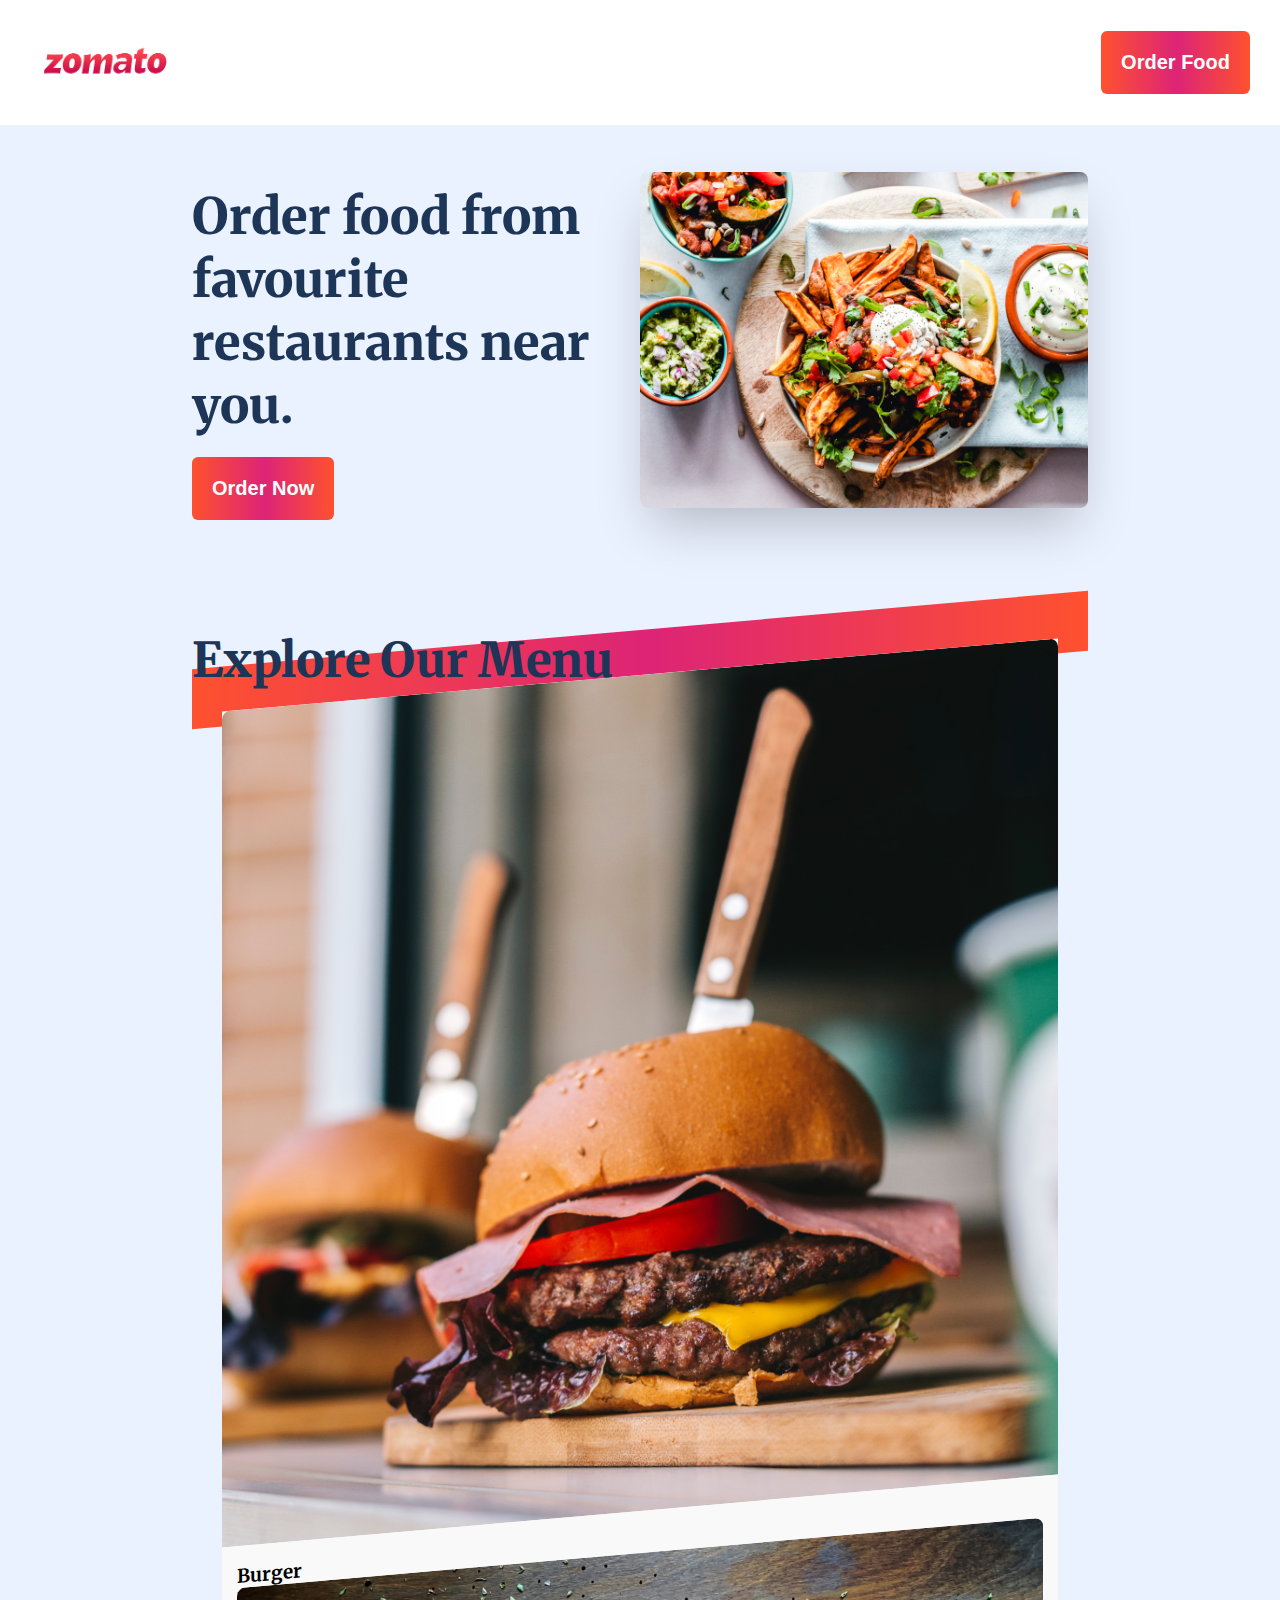
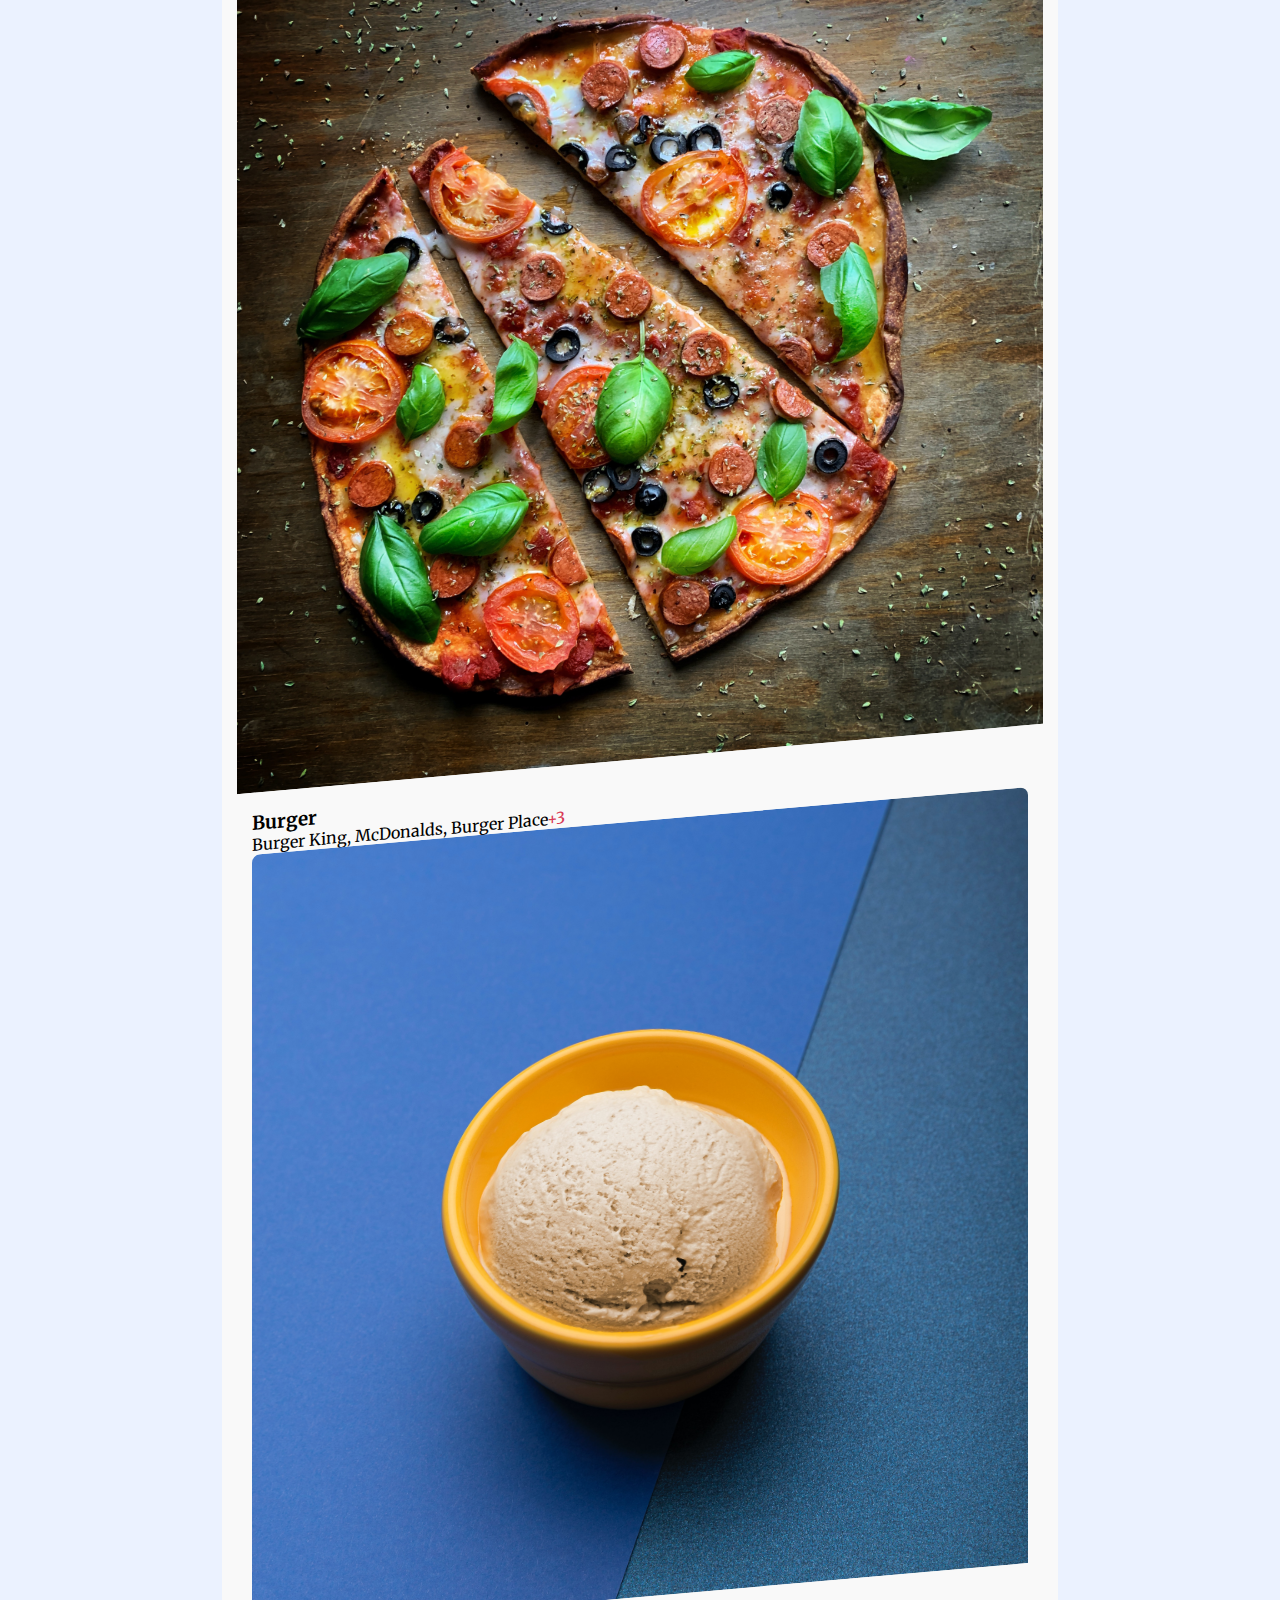
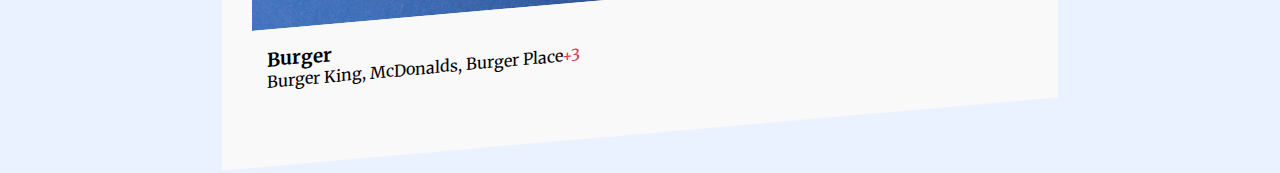
<file: index.html>
<!DOCTYPE html>
<html>
<head>
    <meta name="viewport" content="width=device-width, initial-scale=1.0">
    <link rel="preconnect" href="https://fonts.googleapis.com">
<link rel="preconnect" href="https://fonts.gstatic.com" crossorigin>
<link href="https://fonts.googleapis.com/css2?family=Merriweather:ital,wght@0,300;0,400;0,700;0,900;1,300;1,400;1,700;1,900&display=swap" rel="stylesheet">
    <link rel="stylesheet" href="style.css">
    <title></title>
 </head>
 <body>
   <header>
     <nav class="navbar">
       <div class="navbar__brand">
         <img src="assets/logo.png" alt="logo" class="navbar__logo">
       </div>
       <div class="navbar__nav__items">
         <button class="button__primary">Order Food</button>
       </div>
     </nav>
   </header>
   <main class="container">
     <!--Hero section-->
     <section class="hero__container">
       <div class="hero__image__container">
         <img src="assets/hero.jpg" alt="hero image" class="hero__image">
       </div>
       <div class="hero__description">
         <h1 class="hero__text">
           Order food from favourite restaurants near you.
         </h1>
         <button class="button__primary">Order Now</button>
     </section>
<br>
<br>
<br>
<br>

     <!--Explore Menu-->
     <section class="explore__menu__container">
       <h1 class="explore__menu__text">Explore Our Menu</h1>
       <div class="explore__menu__gradient__bg">
       <div class="explore__menu__lists">
         <!--Burger-->
         <div class="food__card">
           <div class="food__card__image__container">
             <img src="assets/burger.jpg" alt="burger" class="food__image">
           </div>
           <div class="food__card__description">
             <h3 class="food__title">Burger</h3>
             <p>Burger King, McDonalds, Burger Place<span style="color:#D83A56;">+3</span></p>
             <!--Pizza-->
             <div class="food__card" id="pizza__card">
               <div class="food__card__image__container">
                 <img src="assets/pizza.jpg" alt="pizza" class="food__image">
               </div>
               <div class="food__card__description">
                 <h3 class="food__title">Burger</h3>
                 <p>Burger King, McDonalds, Burger Place<span style="color:#D83A56;">+3</span></p>
             <!--Ice creams-->
             <div class="food__card">
               <div class="food__card__image__container">
                 <img src="assets/iceCream.jpg" alt="icecream" class="food__image">
               </div>
               <div class="food__card__description">
                 <h3 class="food__title">Burger</h3>
                 <p>Burger King, McDonalds, Burger Place<span style="color:#D83A56;">+3</span></p>
   </main>
 </body>
</html>
</file>
<file: style.css>
*{
  margin:0;
  padding: 0;
}
body{
  font-family: 'Merriweather', serif;
  background-color:#ebf2ff;
}
.navbar{
  display: flex;
  align-items: center;
  justify-content: space-around;
  background-color: #fff;
}
.navbar__brand{
  width:100px;
}
.navbar__logo{
  width:100%;
}
.button__primary{
  background-image: linear-gradient(
    to right,
    #ff512f 0%,
     #dd2476 51%,
     #ff512f 100%
    );
    color: #fff;
    border:none;
    padding:12px;
    border-radius:6px;
    font-weight: 600;
}

.button__primary:hover{
  border: 2px solid #FF6767;
  cursor: pointer;
}

.container{
  max-width:100%;
  padding:20px;
  margin:0 auto;
  }
.hero__image__container{
  width:100%;
}

.hero__image{
  width:100%;
  border-radius: 8px;
  box-shadow:0 25px 50px -12px rgb(0 0 0/25%);
}

.hero__text{
  font-size:30px;
  margin: 20px 0;
  color:#1d3557;
  font-weight: 800;
}

.food__card__description{
  padding:15px;
}
.food__card{
  background-color:#F9F9F9;
}
.food__card__image__container{
  width:100%;
}

.food__image{
  width:100%;
  border-radius: 8px 8px 0 0;
}

.explore__menu__text{
  margin-top: 30px;
  margin-bottom: 20px;
  align-items: center;
  font-size: 30px;
  font-weight: 800;
  color:#1d3557;
}
@media (min-width:768px){
  .explore__menu__lists{
    margin-top:45px;
    display:flex;
    gap:15px;
    padding: 0 30px;
  }

  .explore__menu__container{
  position: relative;
}
  .explore__menu__gradient__bg{
    position:absolute;
    top:0;
    left:0;
    width:100%;
    height:100%;
    background-image: linear-gradient(
      to right,
      #ff512f 0%,
       #dd2476 51%,
       #ff512f 100%
      );
    z-index: -3;
    transform: skewY(-5deg);
  }

  #pizza__card{
    margin-top: -20px;
    margin-bottom: 30px;
  }
  .navbar{
    justify-content: space-between;
    padding: 10px 30px;
  }
  .hero__container{
    margin-top: 20px;
    display:flex;
    flex-direction: row-reverse;
    align-items: center;
  }
}
@media (min-width:1024px){
  .container{
    max-width:70%;
  }
  .explore__menu__lists{
    gap:25px;
  }
  .navbar__brand{
    width:150px;
  }
  .button__primary{
    padding: 20px;
    font-size: 20px;
  }
  .hero__description{
    width:100%;
  }
  .hero__text{
    font-size:50px;
  }
  .explore__menu__text{
    font-size: 48px;
  }
}
</file>
